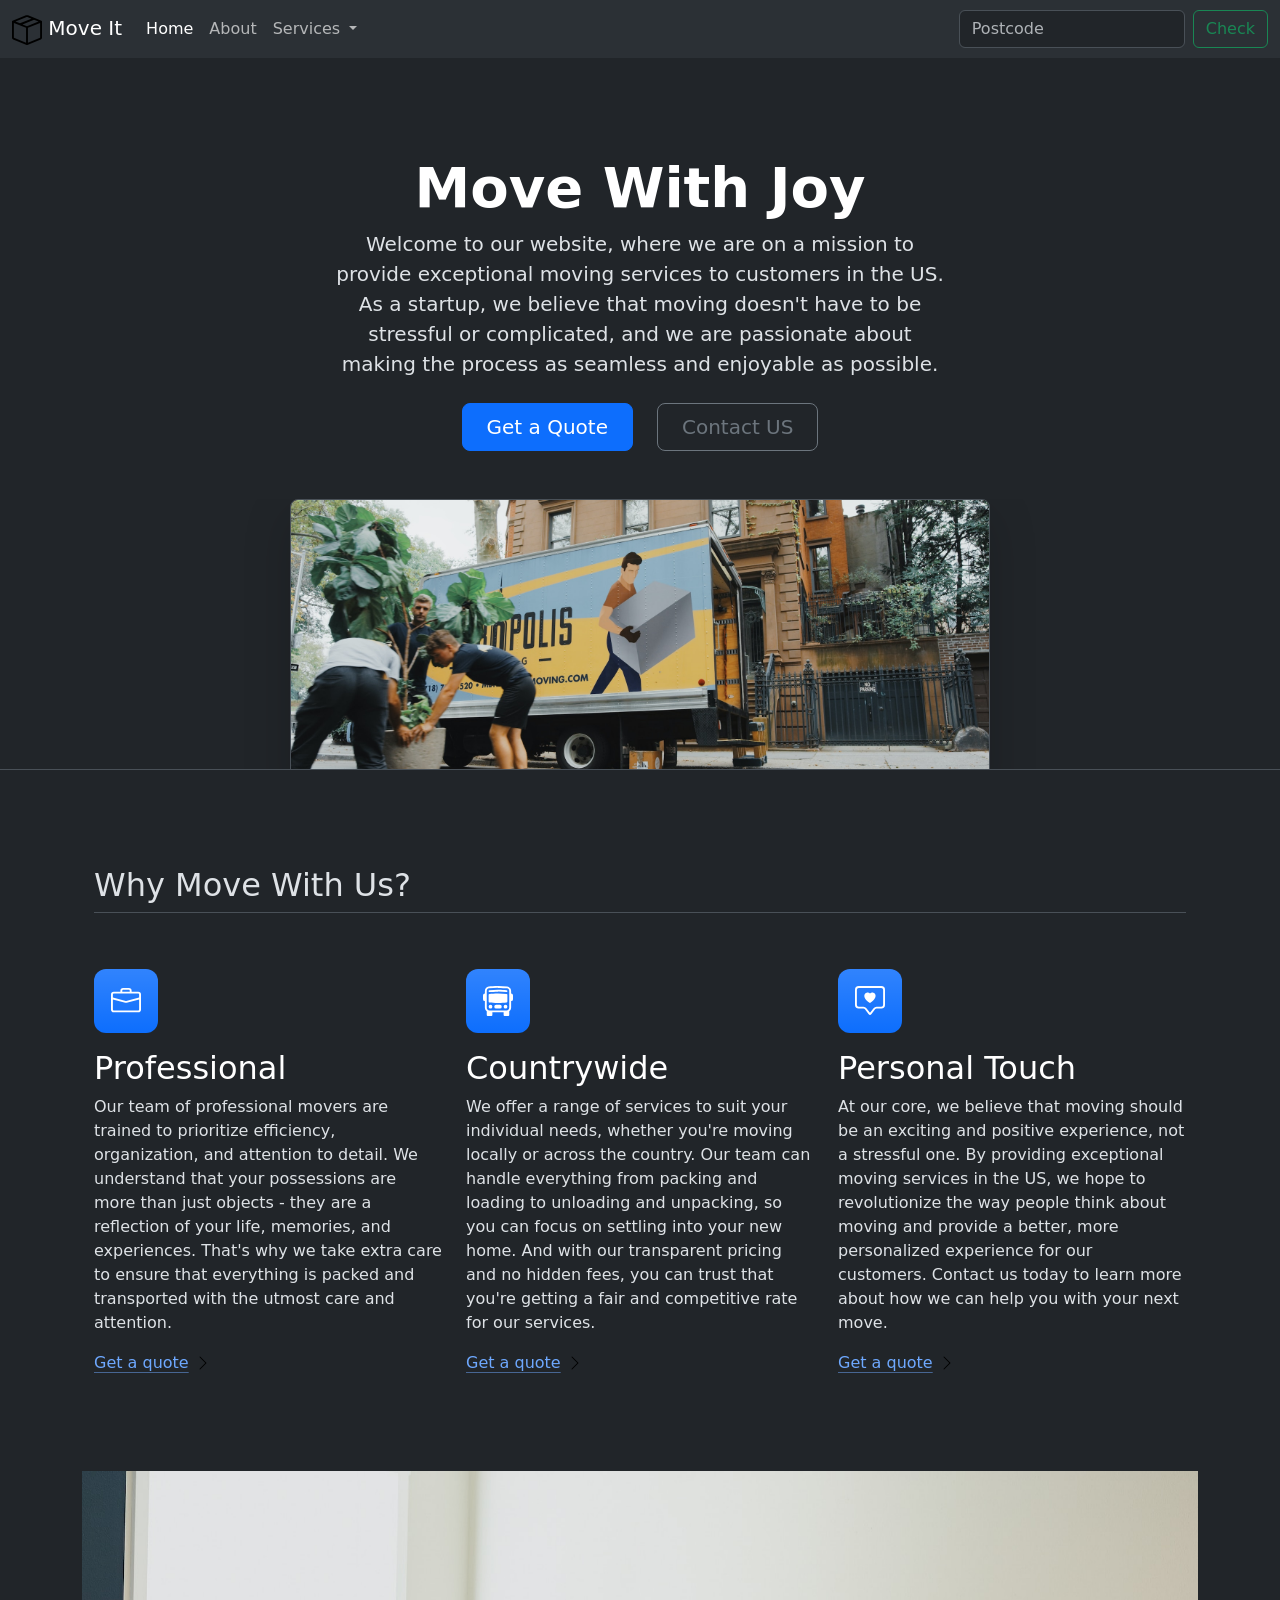
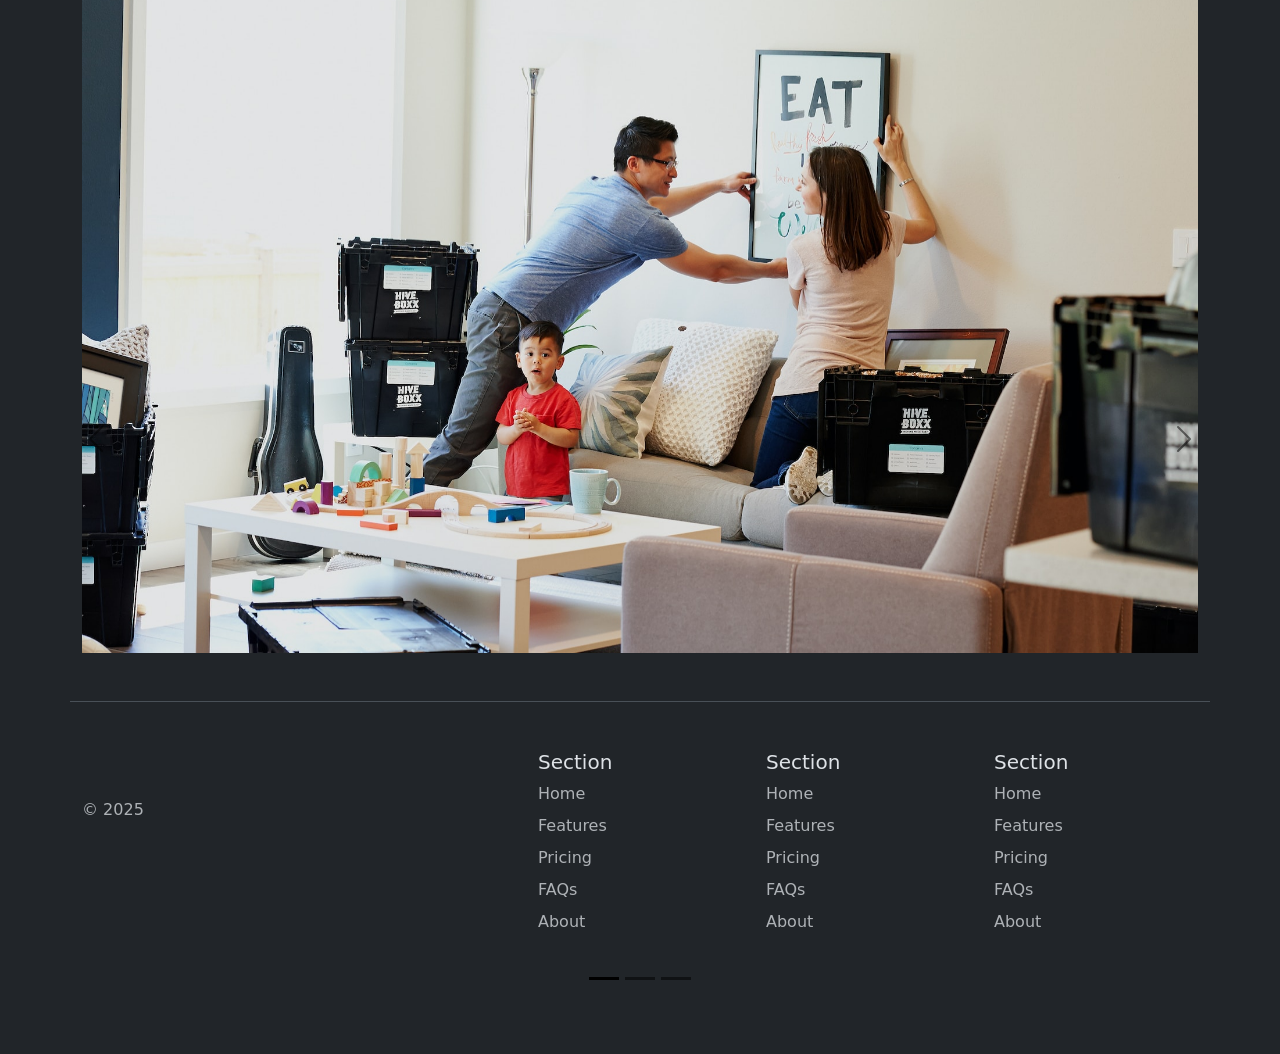
<file: Section 11/11.2 Boostrap Components/index.html>
<!DOCTYPE html>
<html lang="en" data-bs-theme="dark">

<head>
  <meta charset="UTF-8">
  <meta name="viewport" content="width=device-width, initial-scale=1.0">
  <title>Bootstrap Components</title>
  <link href="https://cdn.jsdelivr.net/npm/bootstrap@5.3.0-alpha2/dist/css/bootstrap.min.css" rel="stylesheet"
    integrity="sha384-aFq/bzH65dt+w6FI2ooMVUpc+21e0SRygnTpmBvdBgSdnuTN7QbdgL+OapgHtvPp" crossorigin="anonymous">
  <style>
    .feature-icon {
      width: 4rem;
      height: 4rem;
      border-radius: .75rem;
    }

  </style>
</head>

<body>
  <nav class="navbar navbar-expand-lg bg-body-tertiary">
    <div class="container-fluid">
      <a class="navbar-brand" href="#"><img src="./box-seam.svg" alt="move it brand icon" height="30"> Move It</a>
      <button class="navbar-toggler" type="button" data-bs-toggle="collapse" data-bs-target="#navbarSupportedContent" aria-controls="navbarSupportedContent" aria-expanded="false" aria-label="Toggle navigation">
        <span class="navbar-toggler-icon"></span>
      </button>
      <div class="collapse navbar-collapse" id="navbarSupportedContent">
        <ul class="navbar-nav me-auto mb-2 mb-lg-0">
          <li class="nav-item">
            <a class="nav-link active" aria-current="page" href="#">Home</a>
          </li>
          <li class="nav-item">
            <a class="nav-link" href="#">About</a>
          </li>
         <li class="nav-item dropdown">
            <a class="nav-link dropdown-toggle" href="#" role="button" data-bs-toggle="dropdown" aria-expanded="false">
            Services
            </a>
            <ul class="dropdown-menu">
              <li><a class="dropdown-item" href="#">Action</a></li>
              <li><a class="dropdown-item" href="#">Another action</a></li>
              <li><hr class="dropdown-divider"></li>
              <li><a class="dropdown-item" href="#">Something else here</a></li>
            </ul>
          </li>
        </ul>
        <form class="d-flex" role="search">
          <input class="form-control me-2" type="search" placeholder="Postcode" aria-label="Search"/>
          <button class="btn btn-outline-success" type="submit">Check</button>
        </form>
      </div>
    </div>
  </nav>

  <div class="px-4 pt-5 my-5 text-center border-bottom"> <h1 class="display-4 fw-bold text-body-emphasis">Move With Joy</h1> <div class="col-lg-6 mx-auto"> <p class="lead mb-4">Welcome to our website, where we are on a mission to provide exceptional moving services to customers in the US. As a startup, we believe that moving doesn't have to be stressful or complicated, and we are passionate about making the process as seamless and enjoyable as possible.</p> <div class="d-grid gap-2 d-sm-flex justify-content-sm-center mb-5"> <button type="button" class="btn btn-primary btn-lg px-4 me-sm-3">Get a Quote</button> <button type="button" class="btn btn-outline-secondary btn-lg px-4">Contact US</button> </div> </div> <div class="overflow-hidden" style="max-height: 30vh;"> <div class="container px-5"> <img src="./moving-van.jpg" class="img-fluid border rounded-3 shadow-lg mb-4" alt="Example image" width="700" height="500" loading="lazy"> </div> </div> </div>
  <script src="https://cdn.jsdelivr.net/npm/bootstrap@5.3.8/dist/js/bootstrap.bundle.min.js" integrity="sha384-FKyoEForCGlyvwx9Hj09JcYn3nv7wiPVlz7YYwJrWVcXK/BmnVDxM+D2scQbITxI" crossorigin="anonymous"></script>

  <div class="container px-4 py-5" id="featured-3"> <h2 class="pb-2 border-bottom">Why Move With Us?</h2> <div class="row g-4 py-5 row-cols-1 row-cols-lg-3"> <div class="feature col"> <div class="feature-icon d-inline-flex align-items-center justify-content-center text-bg-primary bg-gradient fs-2 mb-3"> <img src="./briefcase.svg" alt="briefcase icon" height="30"> </div> <h3 class="fs-2 text-body-emphasis">Professional</h3> <p>Our team of professional movers are trained to prioritize efficiency, organization, and attention to detail. We understand that your possessions are more than just objects - they are a reflection of your life, memories, and experiences. That's why we take extra care to ensure that everything is packed and transported with the utmost care and attention.</p> <a href="#" class="icon-link">
  Get a quote
  <img src="./chevron-right.svg" alt="right chevron"> </a> </div> <div class="feature col"> <div class="feature-icon d-inline-flex align-items-center justify-content-center text-bg-primary bg-gradient fs-2 mb-3"> <img src="./bus-front.svg" alt="bus" height="30"> </div> <h3 class="fs-2 text-body-emphasis">Countrywide</h3> <p>We offer a range of services to suit your individual needs, whether you're moving locally or across the country. Our team can handle everything from packing and loading to unloading and unpacking, so you can focus on settling into your new home. And with our transparent pricing and no hidden fees, you can trust that you're getting a fair and competitive rate for our services.</p> <a href="#" class="icon-link">
  Get a quote
  <img src="./chevron-right.svg" alt="right chevron"> </a> </div> <div class="feature col"> <div class="feature-icon d-inline-flex align-items-center justify-content-center text-bg-primary bg-gradient fs-2 mb-3"> <img src="./chat-square-heart.svg" alt="square heart" height="30"> </div> <h3 class="fs-2 text-body-emphasis">Personal Touch</h3> <p>At our core, we believe that moving should be an exciting and positive experience, not a stressful one. By providing exceptional moving services in the US, we hope to revolutionize the way people think about moving and provide a better, more personalized experience for our customers. Contact us today to learn more about how we can help you with your next move.</p> <a href="#" class="icon-link">
  Get a quote
  <img src="./chevron-right.svg" alt="right chevron"> </a> </div> </div> </div>

  <div id="carouselExampleIndicators" class="carousel slide">
  <div class="carousel-indicators">
    <button type="button" data-bs-target="#carouselExampleIndicators" data-bs-slide-to="0" class="active" aria-current="true" aria-label="Slide 1"></button>
    <button type="button" data-bs-target="#carouselExampleIndicators" data-bs-slide-to="1" aria-label="Slide 2"></button>
    <button type="button" data-bs-target="#carouselExampleIndicators" data-bs-slide-to="2" aria-label="Slide 3"></button>
  </div>
  <!-- Container div for carousel to shrink images to appropriate size -->
  <div class="container">
    <div class="carousel-inner">
      <div class="carousel-item active">
        <img src="./family.jpg" class="d-block w-100" alt="family">
      </div>
      <div class="carousel-item">
        <img src="./couple.jpg" class="d-block w-100" alt="a couple">
      </div>
      <div class="carousel-item">
        <img src="./dog.jpg" class="d-block w-100" alt="a dog">
      </div>
    </div>
  </div>
  <button class="carousel-control-prev" type="button" data-bs-target="#carouselExampleIndicators" data-bs-slide="prev">
    <span class="carousel-control-prev-icon" aria-hidden="true"></span>
    <span class="visually-hidden">Previous</span>
  </button>
  <button class="carousel-control-next" type="button" data-bs-target="#carouselExampleIndicators" data-bs-slide="next">
    <span class="carousel-control-next-icon" aria-hidden="true"></span>
    <span class="visually-hidden">Next</span>
  </button>

  <div class="container"> <footer class="row row-cols-1 row-cols-sm-2 row-cols-md-5 py-5 my-5 border-top"> <div class="col mb-3"> <a href="/" class="d-flex align-items-center mb-3 link-body-emphasis text-decoration-none" aria-label="Bootstrap"> <svg class="bi me-2" width="40" height="32" aria-hidden="true"><use xlink:href="#bootstrap"></use></svg> </a> <p class="text-body-secondary">© 2025</p> </div> <div class="col mb-3"></div> <div class="col mb-3"> <h5>Section</h5> <ul class="nav flex-column"> <li class="nav-item mb-2"><a href="#" class="nav-link p-0 text-body-secondary">Home</a></li> <li class="nav-item mb-2"><a href="#" class="nav-link p-0 text-body-secondary">Features</a></li> <li class="nav-item mb-2"><a href="#" class="nav-link p-0 text-body-secondary">Pricing</a></li> <li class="nav-item mb-2"><a href="#" class="nav-link p-0 text-body-secondary">FAQs</a></li> <li class="nav-item mb-2"><a href="#" class="nav-link p-0 text-body-secondary">About</a></li> </ul> </div> <div class="col mb-3"> <h5>Section</h5> <ul class="nav flex-column"> <li class="nav-item mb-2"><a href="#" class="nav-link p-0 text-body-secondary">Home</a></li> <li class="nav-item mb-2"><a href="#" class="nav-link p-0 text-body-secondary">Features</a></li> <li class="nav-item mb-2"><a href="#" class="nav-link p-0 text-body-secondary">Pricing</a></li> <li class="nav-item mb-2"><a href="#" class="nav-link p-0 text-body-secondary">FAQs</a></li> <li class="nav-item mb-2"><a href="#" class="nav-link p-0 text-body-secondary">About</a></li> </ul> </div> <div class="col mb-3"> <h5>Section</h5> <ul class="nav flex-column"> <li class="nav-item mb-2"><a href="#" class="nav-link p-0 text-body-secondary">Home</a></li> <li class="nav-item mb-2"><a href="#" class="nav-link p-0 text-body-secondary">Features</a></li> <li class="nav-item mb-2"><a href="#" class="nav-link p-0 text-body-secondary">Pricing</a></li> <li class="nav-item mb-2"><a href="#" class="nav-link p-0 text-body-secondary">FAQs</a></li> <li class="nav-item mb-2"><a href="#" class="nav-link p-0 text-body-secondary">About</a></li> </ul> </div> </footer> </div>
</body>

</html>
</file>
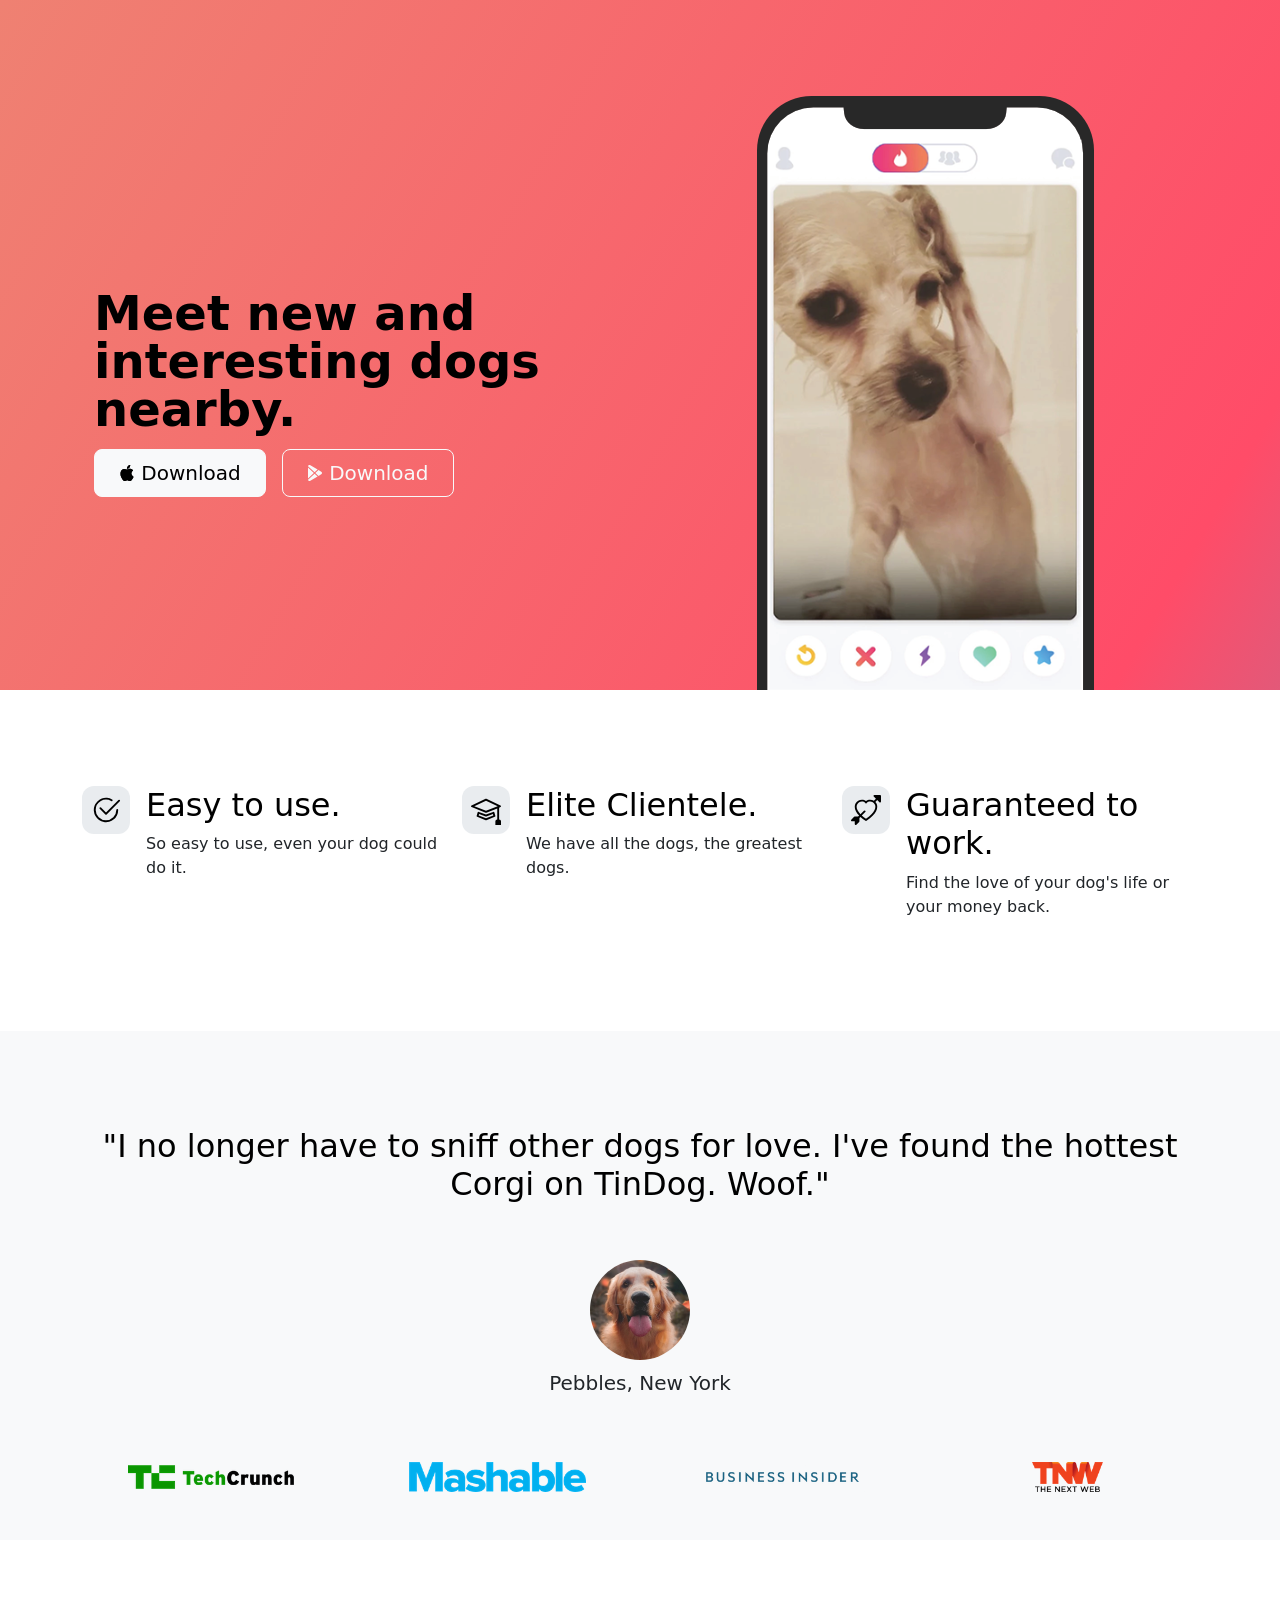
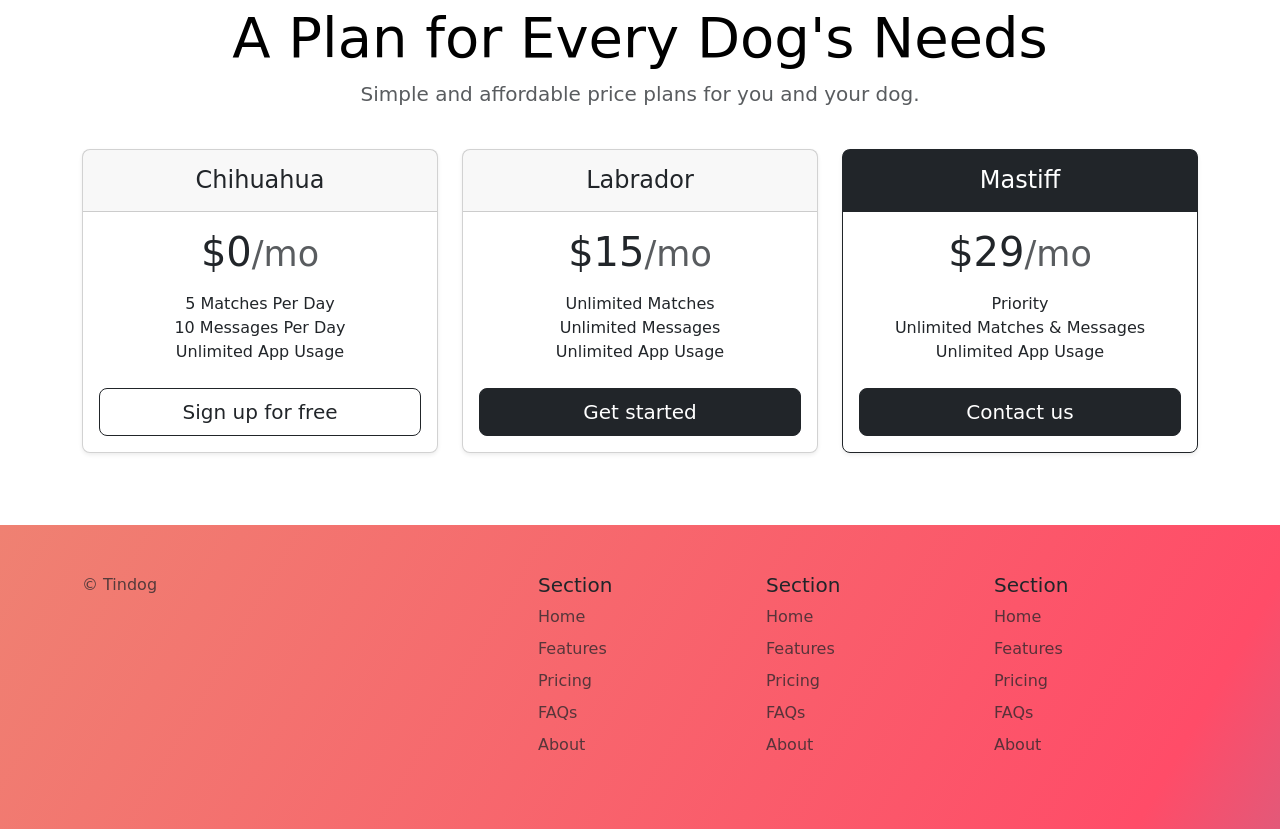
<file: Section 11/11.3 TinyDog Project/index.html>
<!DOCTYPE html>
<html lang="en">

<head>
  <meta charset="UTF-8">
  <meta name="viewport" content="width=device-width, initial-scale=1.0">
  <link href="https://cdn.jsdelivr.net/npm/bootstrap@5.3.8/dist/css/bootstrap.min.css" rel="stylesheet" integrity="sha384-sRIl4kxILFvY47J16cr9ZwB07vP4J8+LH7qKQnuqkuIAvNWLzeN8tE5YBujZqJLB" crossorigin="anonymous">
  <link rel="stylesheet" href="./css/style.css">
  <title>TinDog</title>
</head>

<body>

  <!-- Title -->
  <section id="title" class="gradient-background">
    <div class="container col-xxl-8 px-4 pt-5"> 
      <div class="row flex-lg-row-reverse align-items-center g-5 pt-5"> 
        <div class="col-10 col-sm-8 col-lg-6"> 
          <img src="./images/iphone.png" class="d-block mx-lg-auto img-fluid" alt="iphone with dog image" height="500" loading="lazy"> 
        </div> 
        <div class="col-lg-6"> 
          <h1 class="display-5 fw-bold text-body-emphasis lh-1 mb-3">Meet new and interesting dogs nearby.</h1> 
          <div class="d-grid gap-2 d-md-flex justify-content-md-start"> 
            <button type="button" class="btn btn-light btn-lg px-4 me-md-2">
              <svg xmlns="http://www.w3.org/2000/svg" width="16" height="16" fill="currentColor"
                class="bi bi-apple mb-1" viewBox="0 0 16 16">
                <path
                  d="M11.182.008C11.148-.03 9.923.023 8.857 1.18c-1.066 1.156-.902 2.482-.878 2.516.024.034 1.52.087 2.475-1.258.955-1.345.762-2.391.728-2.43Zm3.314 11.733c-.048-.096-2.325-1.234-2.113-3.422.212-2.189 1.675-2.789 1.698-2.854.023-.065-.597-.79-1.254-1.157a3.692 3.692 0 0 0-1.563-.434c-.108-.003-.483-.095-1.254.116-.508.139-1.653.589-1.968.607-.316.018-1.256-.522-2.267-.665-.647-.125-1.333.131-1.824.328-.49.196-1.422.754-2.074 2.237-.652 1.482-.311 3.83-.067 4.56.244.729.625 1.924 1.273 2.796.576.984 1.34 1.667 1.659 1.899.319.232 1.219.386 1.843.067.502-.308 1.408-.485 1.766-.472.357.013 1.061.154 1.782.539.571.197 1.111.115 1.652-.105.541-.221 1.324-1.059 2.238-2.758.347-.79.505-1.217.473-1.282Z" />
                <path
                  d="M11.182.008C11.148-.03 9.923.023 8.857 1.18c-1.066 1.156-.902 2.482-.878 2.516.024.034 1.52.087 2.475-1.258.955-1.345.762-2.391.728-2.43Zm3.314 11.733c-.048-.096-2.325-1.234-2.113-3.422.212-2.189 1.675-2.789 1.698-2.854.023-.065-.597-.79-1.254-1.157a3.692 3.692 0 0 0-1.563-.434c-.108-.003-.483-.095-1.254.116-.508.139-1.653.589-1.968.607-.316.018-1.256-.522-2.267-.665-.647-.125-1.333.131-1.824.328-.49.196-1.422.754-2.074 2.237-.652 1.482-.311 3.83-.067 4.56.244.729.625 1.924 1.273 2.796.576.984 1.34 1.667 1.659 1.899.319.232 1.219.386 1.843.067.502-.308 1.408-.485 1.766-.472.357.013 1.061.154 1.782.539.571.197 1.111.115 1.652-.105.541-.221 1.324-1.059 2.238-2.758.347-.79.505-1.217.473-1.282Z" />
              </svg>
              Download
            </button> 
            <button type="button" class="btn btn-outline-light btn-lg px-4">
              <svg xmlns="http://www.w3.org/2000/svg" width="16" height="16" fill="currentColor"
                class="bi bi-google-play mb-1" viewBox="0 0 16 16">
                <path
                  d="M14.222 9.374c1.037-.61 1.037-2.137 0-2.748L11.528 5.04 8.32 8l3.207 2.96 2.694-1.586Zm-3.595 2.116L7.583 8.68 1.03 14.73c.201 1.029 1.36 1.61 2.303 1.055l7.294-4.295ZM1 13.396V2.603L6.846 8 1 13.396ZM1.03 1.27l6.553 6.05 3.044-2.81L3.333.215C2.39-.341 1.231.24 1.03 1.27Z" />
              </svg>
              Download
            </button> 
          </div> 
        </div> 
      </div> 
    </div>

  </section>
  <!-- Features -->
  <section id="features">
    <div class="container mt-5">
      <div class="row g-4 py-5 row-cols-1 row-cols-lg-3"> 
        <div class="col d-flex align-items-start"> 
          <div class="icon-square text-body-emphasis bg-body-secondary d-inline-flex align-items-center justify-content-center fs-4 flex-shrink-0 me-3"> 
            <svg xmlns="http://www.w3.org/2000/svg" height="30" fill="currentColor" class="bi bi-check2-circle" viewBox="0 0 16 16">
              <path d="M2.5 8a5.5 5.5 0 0 1 8.25-4.764.5.5 0 0 0 .5-.866A6.5 6.5 0 1 0 14.5 8a.5.5 0 0 0-1 0 5.5 5.5 0 1 1-11 0z" />
              <path d="M15.354 3.354a.5.5 0 0 0-.708-.708L8 9.293 5.354 6.646a.5.5 0 1 0-.708.708l3 3a.5.5 0 0 0 .708 0l7-7z" />
            </svg>
          </div> 
          <div> 
            <h3 class="fs-2 text-body-emphasis">Easy to use.</h3> 
            <p>So easy to use, even your dog could do it.</p> 
          </div> 
        </div> 
        <div class="col d-flex align-items-start"> 
          <div class="icon-square text-body-emphasis bg-body-secondary d-inline-flex align-items-center justify-content-center fs-4 flex-shrink-0 me-3"> 
            <svg xmlns="http://www.w3.org/2000/svg" height="30" fill="currentColor" class="bi bi-mortarboard" viewBox="0 0 16 16">
              <path d="M8.211 2.047a.5.5 0 0 0-.422 0l-7.5 3.5a.5.5 0 0 0 .025.917l7.5 3a.5.5 0 0 0 .372 0L14 7.14V13a1 1 0 0 0-1 1v2h3v-2a1 1 0 0 0-1-1V6.739l.686-.275a.5.5 0 0 0 .025-.917l-7.5-3.5ZM8 8.46 1.758 5.965 8 3.052l6.242 2.913L8 8.46Z"/>
              <path d="M4.176 9.032a.5.5 0 0 0-.656.327l-.5 1.7a.5.5 0 0 0 .294.605l4.5 1.8a.5.5 0 0 0 .372 0l4.5-1.8a.5.5 0 0 0 .294-.605l-.5-1.7a.5.5 0 0 0-.656-.327L8 10.466 4.176 9.032Zm-.068 1.873.22-.748 3.496 1.311a.5.5 0 0 0 .352 0l3.496-1.311.22.748L8 12.46l-3.892-1.556Z"/>
            </svg>
          </div> 
          <div> 
            <h3 class="fs-2 text-body-emphasis">Elite Clientele.</h3> 
            <p>We have all the dogs, the greatest dogs.</p>  
          </div> 
        </div> 
        <div class="col d-flex align-items-start"> 
          <div class="icon-square text-body-emphasis bg-body-secondary d-inline-flex align-items-center justify-content-center fs-4 flex-shrink-0 me-3"> 
            <svg xmlns="http://www.w3.org/2000/svg" height="30" fill="currentColor" class="bi bi-arrow-through-heart"
              viewBox="0 0 16 16">
              <path fill-rule="evenodd"
                d="M2.854 15.854A.5.5 0 0 1 2 15.5V14H.5a.5.5 0 0 1-.354-.854l1.5-1.5A.5.5 0 0 1 2 11.5h1.793l.53-.53c-.771-.802-1.328-1.58-1.704-2.32-.798-1.575-.775-2.996-.213-4.092C3.426 2.565 6.18 1.809 8 3.233c1.25-.98 2.944-.928 4.212-.152L13.292 2 12.147.854A.5.5 0 0 1 12.5 0h3a.5.5 0 0 1 .5.5v3a.5.5 0 0 1-.854.354L14 2.707l-1.006 1.006c.236.248.44.531.6.845.562 1.096.585 2.517-.213 4.092-.793 1.563-2.395 3.288-5.105 5.08L8 13.912l-.276-.182a21.86 21.86 0 0 1-2.685-2.062l-.539.54V14a.5.5 0 0 1-.146.354l-1.5 1.5Zm2.893-4.894A20.419 20.419 0 0 0 8 12.71c2.456-1.666 3.827-3.207 4.489-4.512.679-1.34.607-2.42.215-3.185-.817-1.595-3.087-2.054-4.346-.761L8 4.62l-.358-.368c-1.259-1.293-3.53-.834-4.346.761-.392.766-.464 1.845.215 3.185.323.636.815 1.33 1.519 2.065l1.866-1.867a.5.5 0 1 1 .708.708L5.747 10.96Z" />
            </svg> 
          </div> 
          <div> 
            <h3 class="fs-2 text-body-emphasis">Guaranteed to work.</h3> 
            <p>Find the love of your dog's life or your money back.</p> 
          </div> 
        </div> 
      </div> 
    </div>
  </section>
  <!-- Testimonial -->
  <section id="testimonial">
    <div class="my-5">
      <div class="p-5 text-center bg-body-tertiary"> 
        <div class="container py-5"> 
          <h2 class="text-body-emphasis">"I no longer have to sniff other dogs for love. I've found the hottest Corgi on TinDog. Woof."</h2>
          <img src="./images/dog-img.jpg" class="profile-img mt-5" alt="dog face" width="100">
          <p class="col-lg-8 mx-auto mt-2 lead">Pebbles, New York</p>
        </div>
        <div class="container">
          <div class="row">
            <div class="col-lg-3 col-sm-12">
              <img src="./images/techcrunch.png" height="30" alt="techcrunch logo">
            </div>
            <div class="col-lg-3 col-sm-12">
              <img src="./images/mashable.png" height="30" alt="mashable logo">
            </div>
            <div class="col-lg-3 col-sm-12">
              <img src="./images/bizinsider.png" height="30" alt="business insider logo">
            </div>
            <div class="col-lg-3 col-sm-12">
              <img src="./images/tnw.png" height="30" alt="tnw logo">
            </div>  
          </div>
        </div> 
      </div>
    </div>
  </section>
  <!-- Pricing -->
  <section id="pricing">
    <div class="container">
      <div class="pricing-header p-3 pb-md-4 mx-auto text-center"> 
        <h2 class="display-4 fw-normal text-body-emphasis">A Plan for Every Dog's Needs</h2> 
        <p class="fs-5 text-body-secondary">Simple and affordable price plans for you and your dog.</p> 
      </div>
      <div class="row row-cols-1 row-cols-md-3 mb-3 text-center"> 
        <div class="col"> 
          <div class="card mb-4 rounded-3 shadow-sm"> 
            <div class="card-header py-3"> 
              <h4 class="my-0 fw-normal">Chihuahua</h4> 
            </div> <div class="card-body"> 
              <h1 class="card-title pricing-card-title">$0<small class="text-body-secondary fw-light">/mo</small></h1> 
              <ul class="list-unstyled mt-3 mb-4"> 
                <li>5 Matches Per Day</li> 
                <li>10 Messages Per Day</li> 
                <li>Unlimited App Usage</li>  
              </ul> 
              <button type="button" class="w-100 btn btn-lg btn-outline-dark">Sign up for free</button> 
            </div> 
          </div> 
        </div> 
        <div class="col"> 
          <div class="card mb-4 rounded-3 shadow-sm"> 
            <div class="card-header py-3"> 
              <h4 class="my-0 fw-normal">Labrador</h4> 
            </div> 
            <div class="card-body"> 
              <h1 class="card-title pricing-card-title">$15<small class="text-body-secondary fw-light">/mo</small></h1> 
              <ul class="list-unstyled mt-3 mb-4"> 
                <li>Unlimited Matches</li> 
                <li>Unlimited Messages</li> 
                <li>Unlimited App Usage</li> 
              </ul> 
              <button type="button" class="w-100 btn btn-lg btn-dark">Get started</button> 
            </div> 
          </div> 
        </div> 
        <div class="col"> 
          <div class="card mb-4 rounded-3 shadow-sm border-dark"> 
            <div class="card-header py-3 text-bg-dark border-dark"> 
              <h4 class="my-0 fw-normal">Mastiff</h4> 
            </div> 
            <div class="card-body"> 
              <h1 class="card-title pricing-card-title">$29<small class="text-body-secondary fw-light">/mo</small></h1> 
              <ul class="list-unstyled mt-3 mb-4"> 
                <li>Priority</li> 
                <li>Unlimited Matches & Messages</li> 
                <li>Unlimited App Usage</li> 
              </ul> 
              <button type="button" class="w-100 btn btn-lg btn-dark">Contact us</button> 
            </div> 
          </div> 
        </div> 
      </div>
    </div>
  </section>
  <!-- Footer -->
  <section id="footer" class="gradient-background">
    <div class="container"> 
      <footer class="row row-cols-1 row-cols-sm-2 row-cols-md-5 py-5 mt-5"> 
        <div class="col mb-3">
          <p class="text-body-secondary">© Tindog</p> 
        </div> 
        <div class="col mb-3"></div> 
        <div class="col mb-3"> 
          <h5>Section</h5> 
          <ul class="nav flex-column"> 
            <li class="nav-item mb-2">
              <a href="#" class="nav-link p-0 text-body-secondary">Home</a>
            </li> 
            <li class="nav-item mb-2">
              <a href="#" class="nav-link p-0 text-body-secondary">Features</a>
            </li> 
            <li class="nav-item mb-2">
              <a href="#" class="nav-link p-0 text-body-secondary">Pricing</a>
            </li> 
            <li class="nav-item mb-2">
              <a href="#" class="nav-link p-0 text-body-secondary">FAQs</a>
            </li> 
            <li class="nav-item mb-2">
              <a href="#" class="nav-link p-0 text-body-secondary">About</a>
            </li> 
          </ul> 
        </div> 
        <div class="col mb-3"> 
          <h5>Section</h5> 
          <ul class="nav flex-column"> 
            <li class="nav-item mb-2">
              <a href="#" class="nav-link p-0 text-body-secondary">Home</a>
            </li> 
            <li class="nav-item mb-2">
              <a href="#" class="nav-link p-0 text-body-secondary">Features</a>
            </li> 
            <li class="nav-item mb-2">
              <a href="#" class="nav-link p-0 text-body-secondary">Pricing</a>
            </li> 
            <li class="nav-item mb-2">
              <a href="#" class="nav-link p-0 text-body-secondary">FAQs</a>
            </li> 
            <li class="nav-item mb-2">
              <a href="#" class="nav-link p-0 text-body-secondary">About</a>
            </li> 
          </ul> 
        </div> 
        <div class="col mb-3"> 
          <h5>Section</h5> 
          <ul class="nav flex-column"> 
            <li class="nav-item mb-2">
              <a href="#" class="nav-link p-0 text-body-secondary">Home</a>
            </li> 
            <li class="nav-item mb-2">
              <a href="#" class="nav-link p-0 text-body-secondary">Features</a>
            </li> 
            <li class="nav-item mb-2">
              <a href="#" class="nav-link p-0 text-body-secondary">Pricing</a>
            </li> 
            <li class="nav-item mb-2">
              <a href="#" class="nav-link p-0 text-body-secondary">FAQs</a>
            </li> 
            <li class="nav-item mb-2">
              <a href="#" class="nav-link p-0 text-body-secondary">About</a>
            </li> 
          </ul> 
        </div> 
      </footer> 
    </div>
  </section>
  <script src="https://cdn.jsdelivr.net/npm/bootstrap@5.3.8/dist/js/bootstrap.bundle.min.js" integrity="sha384-FKyoEForCGlyvwx9Hj09JcYn3nv7wiPVlz7YYwJrWVcXK/BmnVDxM+D2scQbITxI" crossorigin="anonymous"></script>
</body>

</html>
</file>
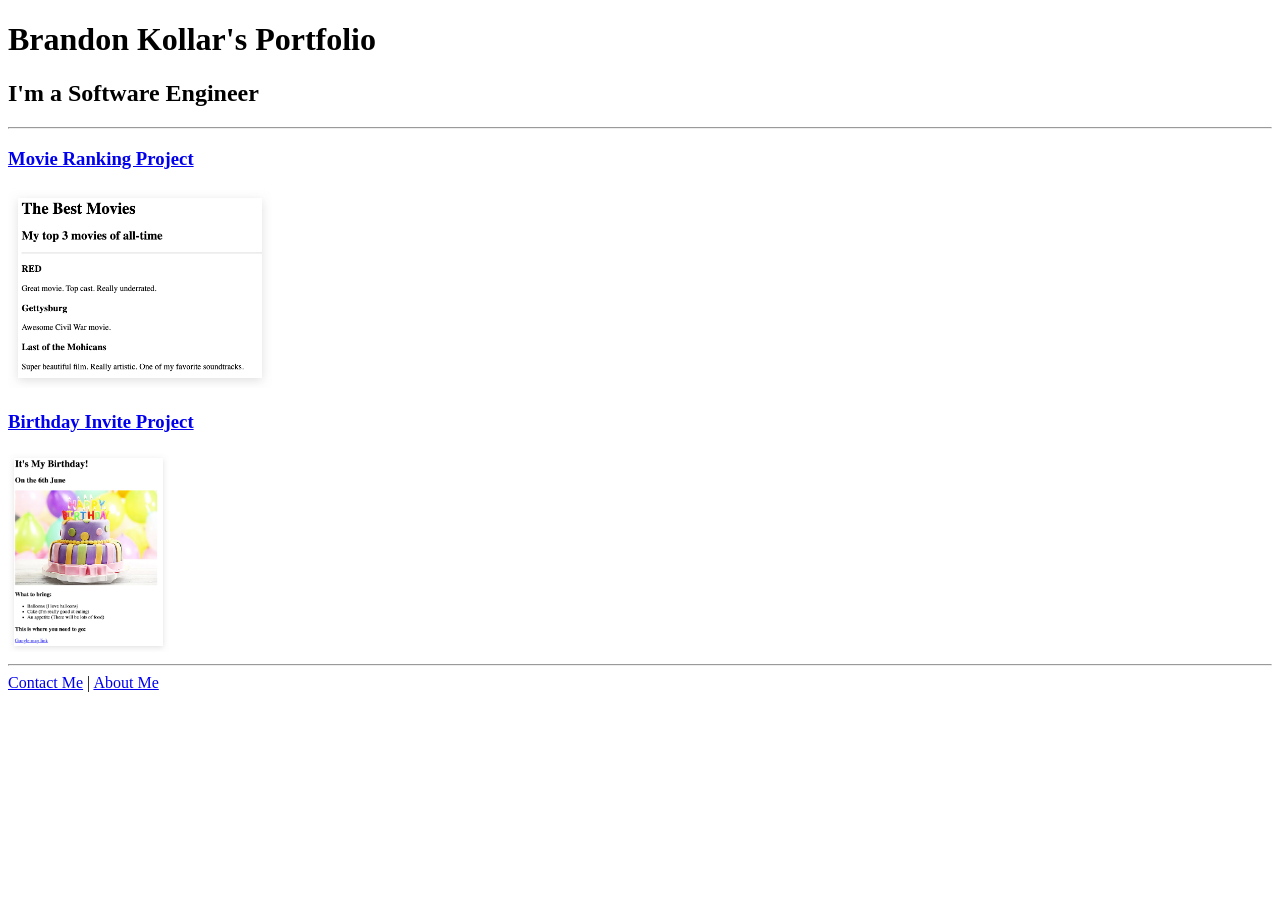
<file: Section 4/4.3 HTML Porfolio Project/index.html>
<!DOCTYPE html>
<html lang="en">
<head>
    <meta charset="UTF-8">
    <meta name="viewport" content="width=device-width, initial-scale=1.0">
    <title>Document</title>
</head>
<body>
    <h1>Brandon Kollar's Portfolio</h1>
    <h2>I'm a Software Engineer</h2>
    <hr/>
    <h3><a href="./public/movie-ranking.html">Movie Ranking Project</a></h3>
    <img src="./assets/images/brandon_movie_project.jpg" alt="Brandon's Birthday Project" height="200"/>
    <h3><a href="./public/birthday-invite.html">Birthday Invite Project</a></h3>
    <img src="./assets/images/brandon_birthday_project.jpg" alt="Brandon's Movie Project" height="200"/>
    <hr/>
    <a href="./public/contact.html">Contact Me</a> | 
    <a href="./public/about.html">About Me</a>

<!-- TODO 7: Add the Contact Me and About Me page links -->
</body>
</html>
</file>
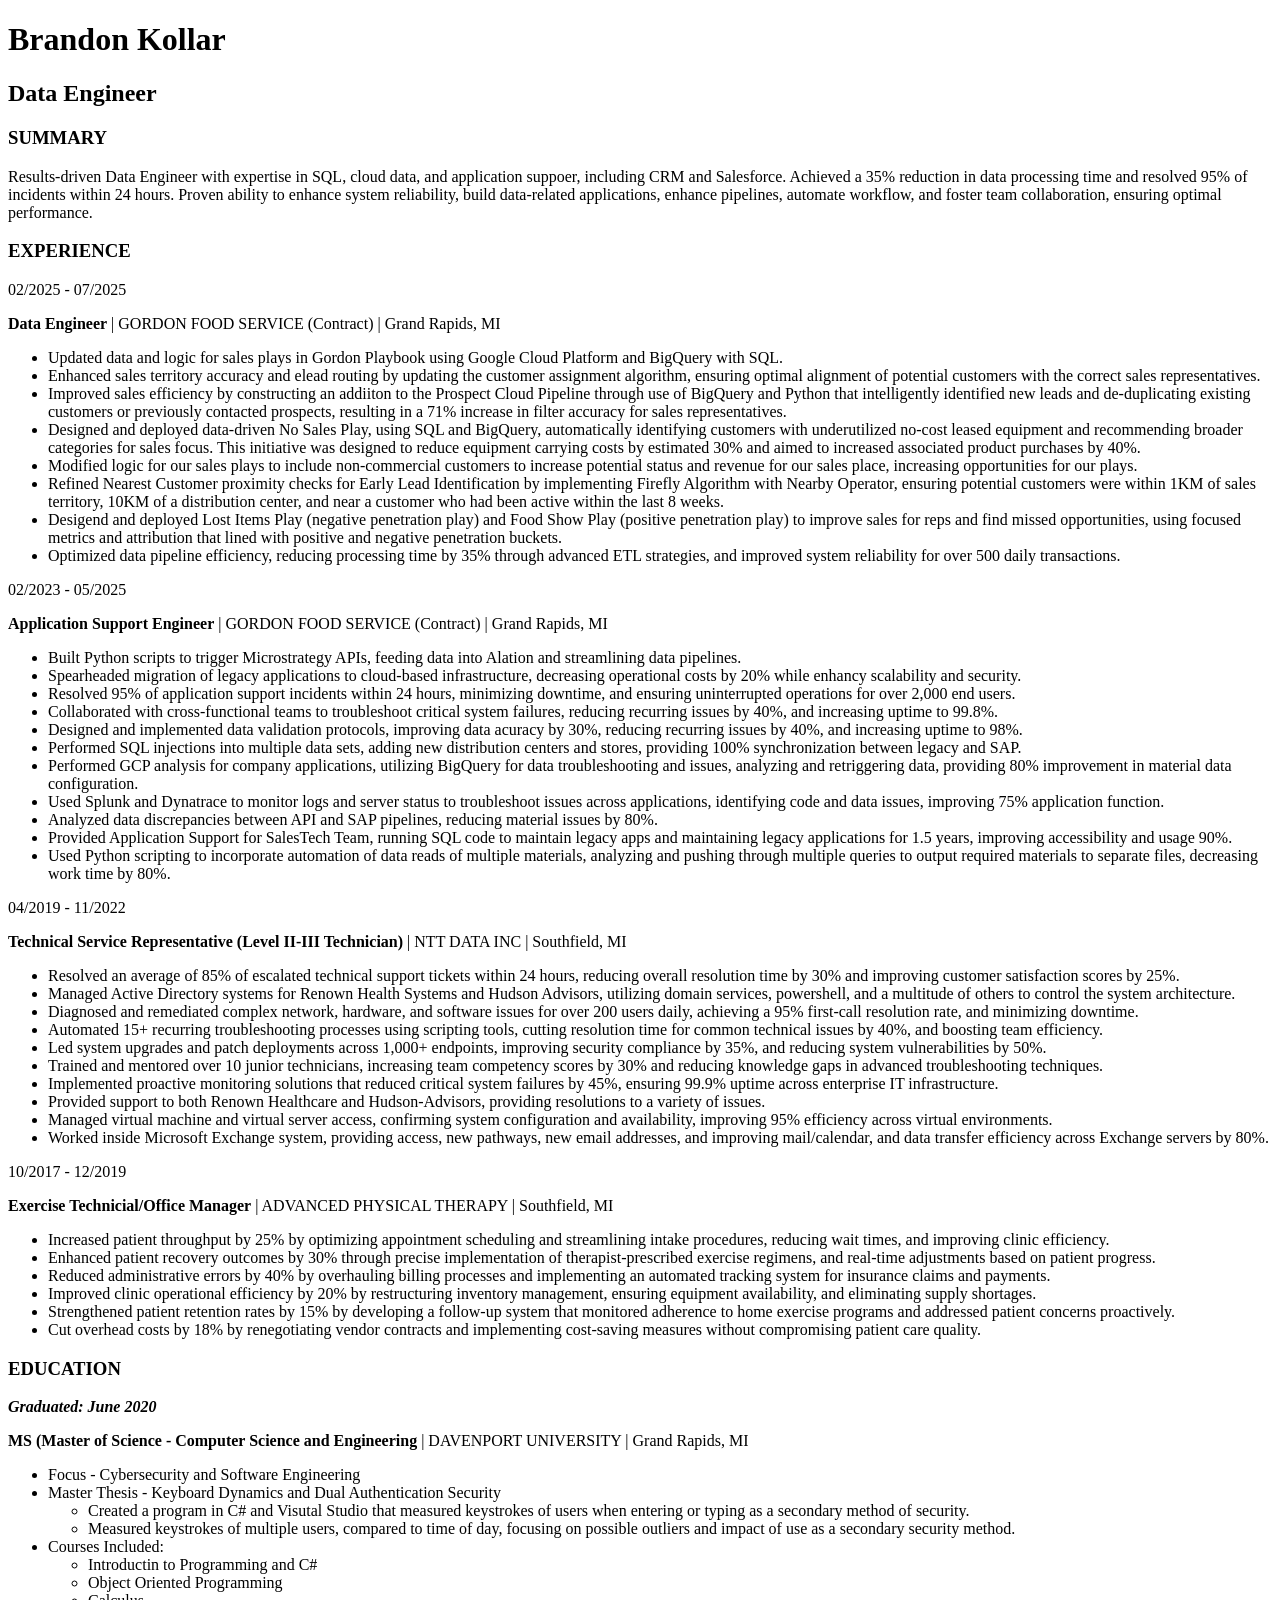
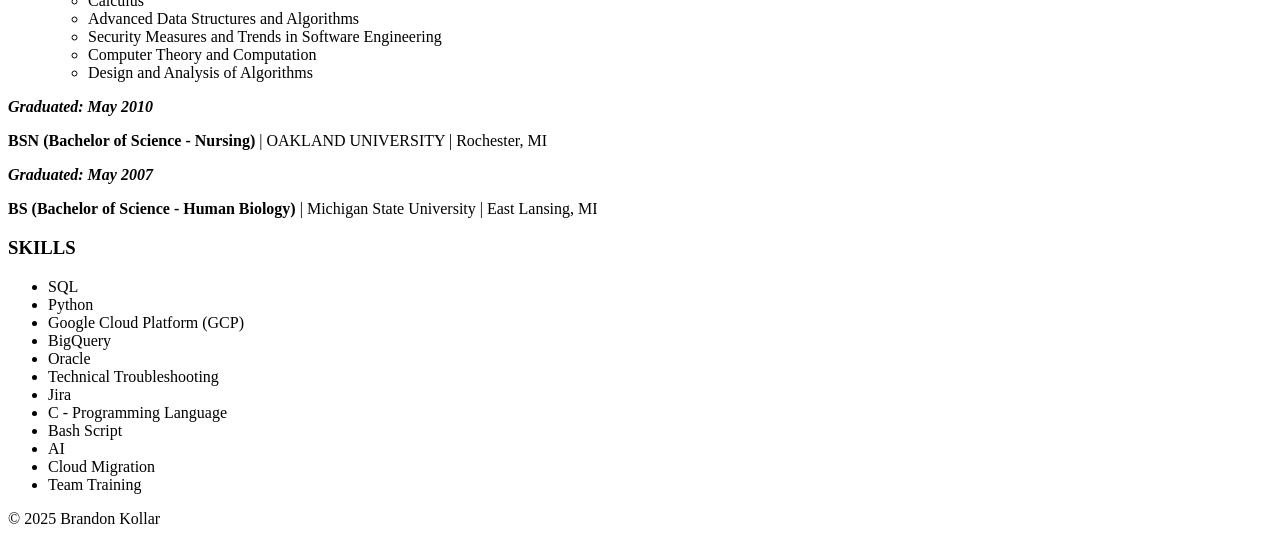
<file: Section 4/Capstone Project 1/index.html>
<!DOCTYPE html>
<html lang="en">
<head>
    <meta charset="UTF-8">
    <meta name="viewport" content="width=device-width, initial-scale=1.0">
    <title>Online Resume</title>
</head>
<body>
    <h1>Brandon Kollar</h1>
    <h2>Data Engineer</h2>
    <h3>SUMMARY</h3>
    <p>Results-driven Data Engineer with expertise in SQL, cloud data, and application suppoer, including CRM and Salesforce. Achieved a 35% reduction in data processing time and resolved 95% of incidents within 24 hours. Proven ability to enhance system reliability, build data-related applications, enhance pipelines, automate workflow, and foster team collaboration, ensuring optimal performance.</p>
    <h3>EXPERIENCE</h3>
    <span>02/2025 - 07/2025</span>
    <p> <strong>Data Engineer</strong> | GORDON FOOD SERVICE (Contract) | Grand Rapids, MI</p>
    <ul>
        <li>Updated data and logic for sales plays in Gordon Playbook using Google Cloud Platform and BigQuery with SQL.</li>
        <li>Enhanced sales territory accuracy and elead routing by updating the customer assignment algorithm, ensuring optimal alignment of potential customers with the correct sales representatives.</li>
        <li>Improved sales efficiency by constructing an addiiton to the Prospect Cloud Pipeline through use of BigQuery and Python that intelligently identified new leads and de-duplicating existing customers or previously contacted prospects, resulting in a 71% increase in filter accuracy for sales representatives.</li>
        <li>Designed and deployed data-driven No Sales Play, using SQL and BigQuery, automatically identifying customers with underutilized no-cost leased equipment and recommending broader categories for sales focus. This initiative was designed to reduce equipment carrying costs by estimated 30% and aimed to increased associated product purchases by 40%.</li>
        <li>Modified logic for our sales plays to include non-commercial customers to increase potential status and revenue for our sales place, increasing opportunities for our plays.
        </li>
        <li>Refined Nearest Customer proximity checks for Early Lead Identification by implementing Firefly Algorithm with Nearby Operator, ensuring potential customers were within 1KM of sales territory, 10KM of a distribution center, and near a customer who had been active within the last 8 weeks.</li>
        <li>Desigend and deployed Lost Items Play (negative penetration play) and Food Show Play (positive penetration play) to improve sales for reps and find missed opportunities, using focused metrics and attribution that lined with positive and negative penetration buckets.</li>
        <li>Optimized data pipeline efficiency, reducing processing time by 35% through advanced ETL strategies, and improved system reliability for over 500 daily transactions.</li>
    </ul>
    <span>02/2023 - 05/2025</span>
    <p><strong>Application Support Engineer</strong> | GORDON FOOD SERVICE (Contract) | Grand Rapids, MI</p>
    <ul>
        <li>Built Python scripts to trigger Microstrategy APIs, feeding data into Alation and streamlining data pipelines.</li>
        <li>Spearheaded migration of legacy applications to cloud-based infrastructure, decreasing operational costs by 20% while enhancy scalability and security.</li>
        <li>Resolved 95% of application support incidents within 24 hours, minimizing downtime, and ensuring uninterrupted operations for over 2,000 end users.</li>
        <li>Collaborated with cross-functional teams to troubleshoot critical system failures, reducing recurring issues by 40%, and increasing uptime to 99.8%.</li>
        <li>Designed and implemented data validation protocols, improving data acuracy by 30%, reducing recurring issues by 40%, and increasing uptime to 98%.</li>
        <li>Performed SQL injections into multiple data sets, adding new distribution centers and stores, providing 100% synchronization between legacy and SAP.</li>
        <li>Performed GCP analysis for company applications, utilizing BigQuery for data troubleshooting and issues, analyzing and retriggering data, providing 80% improvement in material data configuration.</li>
        <li>Used Splunk and Dynatrace to monitor logs and server status to troubleshoot issues across applications, identifying code and data issues, improving 75% application function.</li>
        <li>Analyzed data discrepancies between API and SAP pipelines, reducing material issues by 80%.</li>
        <li>Provided Application Support for SalesTech Team, running SQL code to maintain legacy apps and maintaining legacy applications for 1.5 years, improving accessibility and usage 90%.</li>
        <li>Used Python scripting to incorporate automation of data reads of multiple materials, analyzing and pushing through multiple queries to output required materials to separate files, decreasing work time by 80%.</li>
    </ul>
    <span>04/2019 - 11/2022</span>
    <p><strong>Technical Service Representative (Level II-III Technician)</strong> | NTT DATA INC | Southfield, MI</p>
    <ul>
        <li>Resolved an average of 85% of escalated technical support tickets within 24 hours, reducing overall resolution time by 30% and improving customer satisfaction scores by 25%.</li>
        <li>Managed Active Directory systems for Renown Health Systems and Hudson Advisors, utilizing domain services, powershell, and a multitude of others to control the system architecture.</li>
        <li>Diagnosed and remediated complex network, hardware, and software issues for over 200 users daily, achieving a 95% first-call resolution rate, and minimizing downtime.</li>
        <li>Automated 15+ recurring troubleshooting processes using scripting tools, cutting resolution time for common technical issues by 40%, and boosting team efficiency.</li>
        <li>Led system upgrades and patch deployments across 1,000+ endpoints, improving security compliance by 35%, and reducing system vulnerabilities by 50%.</li>
        <li>Trained and mentored over 10 junior technicians, increasing team competency scores by 30% and reducing knowledge gaps in advanced troubleshooting techniques.</li>
        <li>Implemented proactive monitoring solutions that reduced critical system failures by 45%, ensuring 99.9% uptime across enterprise IT infrastructure.</li>
        <li>Provided support to both Renown Healthcare and Hudson-Advisors, providing resolutions to a variety of issues.</li>
        <li>Managed virtual machine and virtual server access, confirming system configuration and availability, improving 95% efficiency across virtual environments.</li>
        <li>Worked inside Microsoft Exchange system, providing access, new pathways, new email addresses, and improving mail/calendar, and data transfer efficiency across Exchange servers by 80%.</li>
    </ul>
    <span>10/2017 - 12/2019</span>
    <p><strong>Exercise Technicial/Office Manager</strong> | ADVANCED PHYSICAL THERAPY | Southfield, MI</p>
    <ul>
        <li>Increased patient throughput by 25% by optimizing appointment scheduling and streamlining intake procedures, reducing wait times, and improving clinic efficiency.</li>
        <li>Enhanced patient recovery outcomes by 30% through precise implementation of therapist-prescribed exercise regimens, and real-time adjustments based on patient progress.</li>
        <li>Reduced administrative errors by 40% by overhauling billing processes and implementing an automated tracking system for insurance claims and payments.</li>
        <li>Improved clinic operational efficiency by 20% by restructuring inventory management, ensuring equipment availability, and eliminating supply shortages.</li>
        <li>Strengthened patient retention rates by 15% by developing a follow-up system that monitored adherence to home exercise programs and addressed patient concerns proactively. </li>
        <li>Cut overhead costs by 18% by renegotiating vendor contracts and implementing cost-saving measures without compromising patient care quality.</li>
    </ul>
    <h3>EDUCATION</h3>
    <span><strong><em>Graduated: June 2020</em></strong></span>
    <p><strong>MS (Master of Science - Computer Science and Engineering</strong> | DAVENPORT UNIVERSITY | Grand Rapids, MI</p>
    <ul>
        <li>Focus - Cybersecurity and Software Engineering</li>
        <li>Master Thesis - Keyboard Dynamics and Dual Authentication Security
            <ul>
                <li>Created a program in C# and Visutal Studio that measured keystrokes of users when entering or typing as a secondary method of security.</li>
                <li>Measured keystrokes of multiple users, compared to time of day, focusing on possible outliers and impact of use as a secondary security method.</li>
            </ul>
        </li>
        <li>Courses Included:
            <ul>
                <li>Introductin to Programming and C#</li>
                <li>Object Oriented Programming</li>
                <li>Calculus</li>
                <li>Advanced Data Structures and Algorithms</li>
                <li>Security Measures and Trends in Software Engineering</li>
                <li>Computer Theory and Computation</li>
                <li>Design and Analysis of Algorithms</li>
            </ul>
        </li>
    </ul>
    <span><strong><em>Graduated: May 2010</em></strong></span>
    <p><strong>BSN (Bachelor of Science - Nursing)</strong> | OAKLAND UNIVERSITY | Rochester, MI  </p>
    <span><strong><em>Graduated: May 2007</em></strong></span>
    <p><strong>BS (Bachelor of Science - Human Biology)</strong> | Michigan State University | East Lansing, MI</p>
    <h3>SKILLS</h3>
    <ul>
        <li>SQL</li>
        <li>Python</li>
        <li>Google Cloud Platform (GCP)</li>
        <li>BigQuery</li>
        <li>Oracle</li>
        <li>Technical Troubleshooting</li>
        <li>Jira</li>
        <li>C - Programming Language</li>
        <li>Bash Script</li>
        <li>AI</li>
        <li>Cloud Migration</li>
        <li>Team Training</li>
    </ul>
</body>
<footer>
    <p>© 2025 Brandon Kollar</p>
</footer>
</html>
</file>
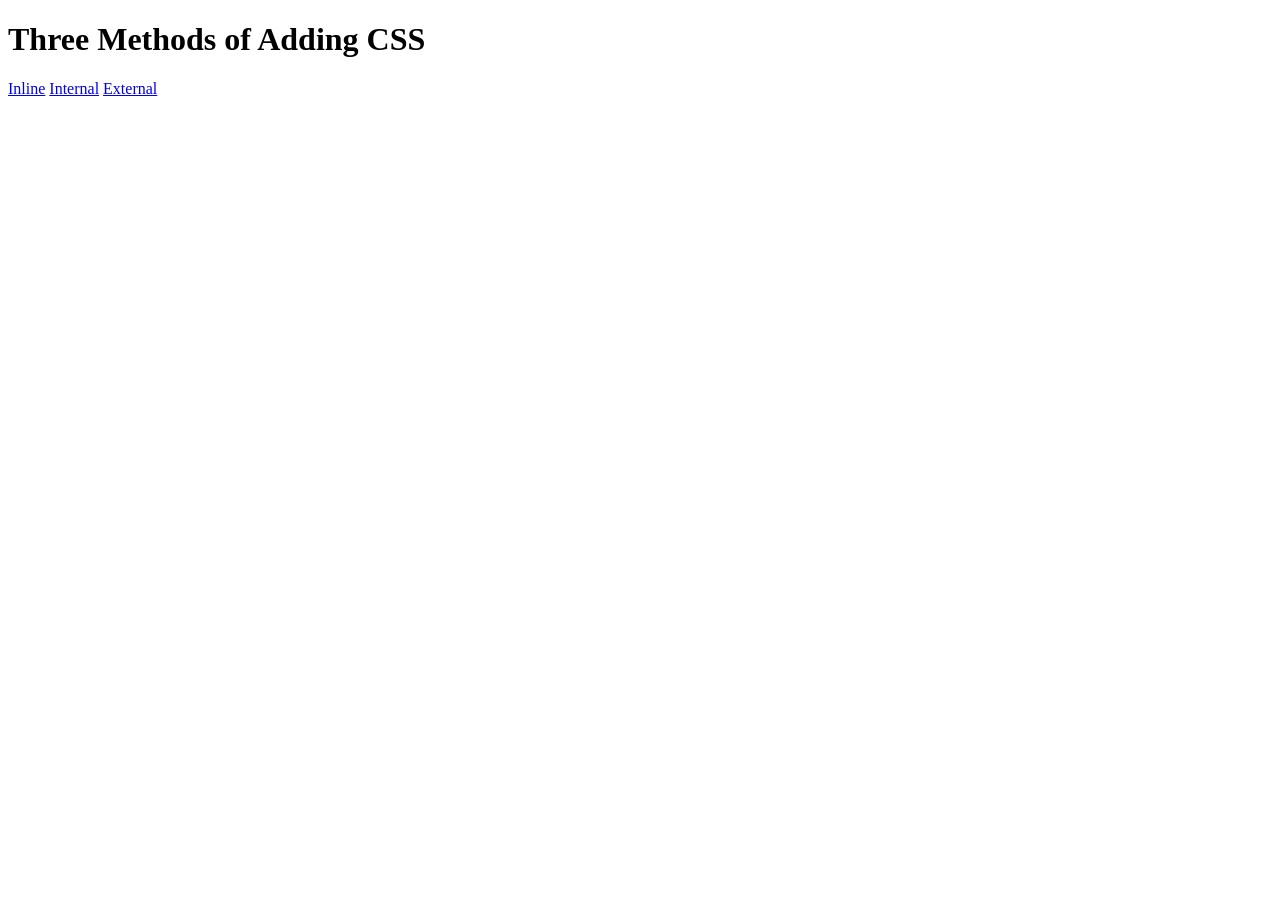
<file: Section 5/5.1. Adding CSS/index.html>
<!DOCTYPE html>
<html lang="en">

<head>
  <meta charset="UTF-8">
  <title>Adding CSS</title>
</head>

<body>
  <h1>Three Methods of Adding CSS</h1>
  <!-- Create 3 Links to The 3 Webpages: inline, internal and external -->
   <a href="./inline.html">Inline</a>
   <a href="./internal.html">Internal</a>
    <a href="./external.html">External</a>
</body>

</html>
</file>
<file: Section 11/11.3 TinyDog Project/css/style.css>
.gradient-background {
  background: linear-gradient(300deg, #00bfff, #ff4c68, #ef8172);
  background-size: 180% 180%;
  animation: gradient-animation 18s ease infinite;
}


@keyframes gradient-animation {
  0% {
    background-position: 0% 50%;
  }
  50% {
    background-position: 100% 50%;
  }
  100% {
    background-position: 0% 50%;
  }
}

.icon-square {
  width: 3rem;
  height: 3rem;
  border-radius: 0.75rem;
}

.profile-img {
  height: 100px;
  border-radius: 100%;
}
</file>
